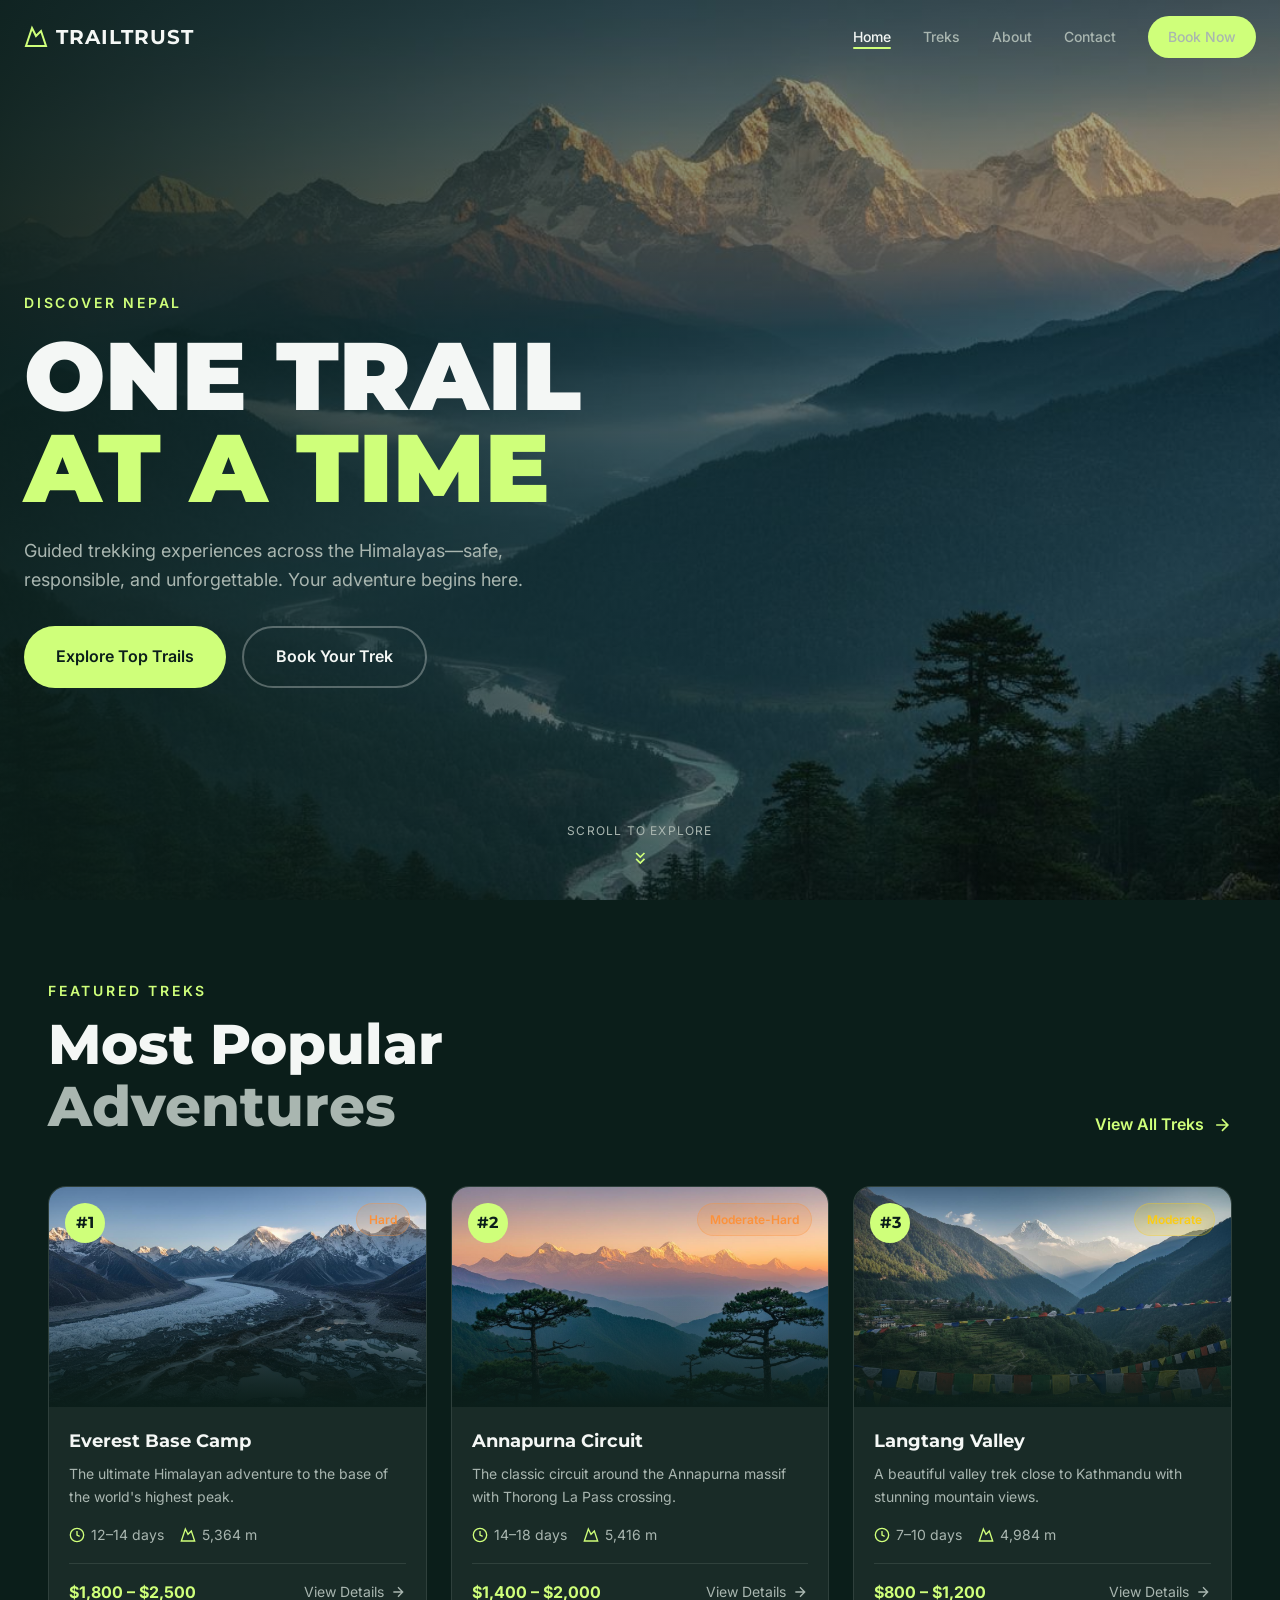
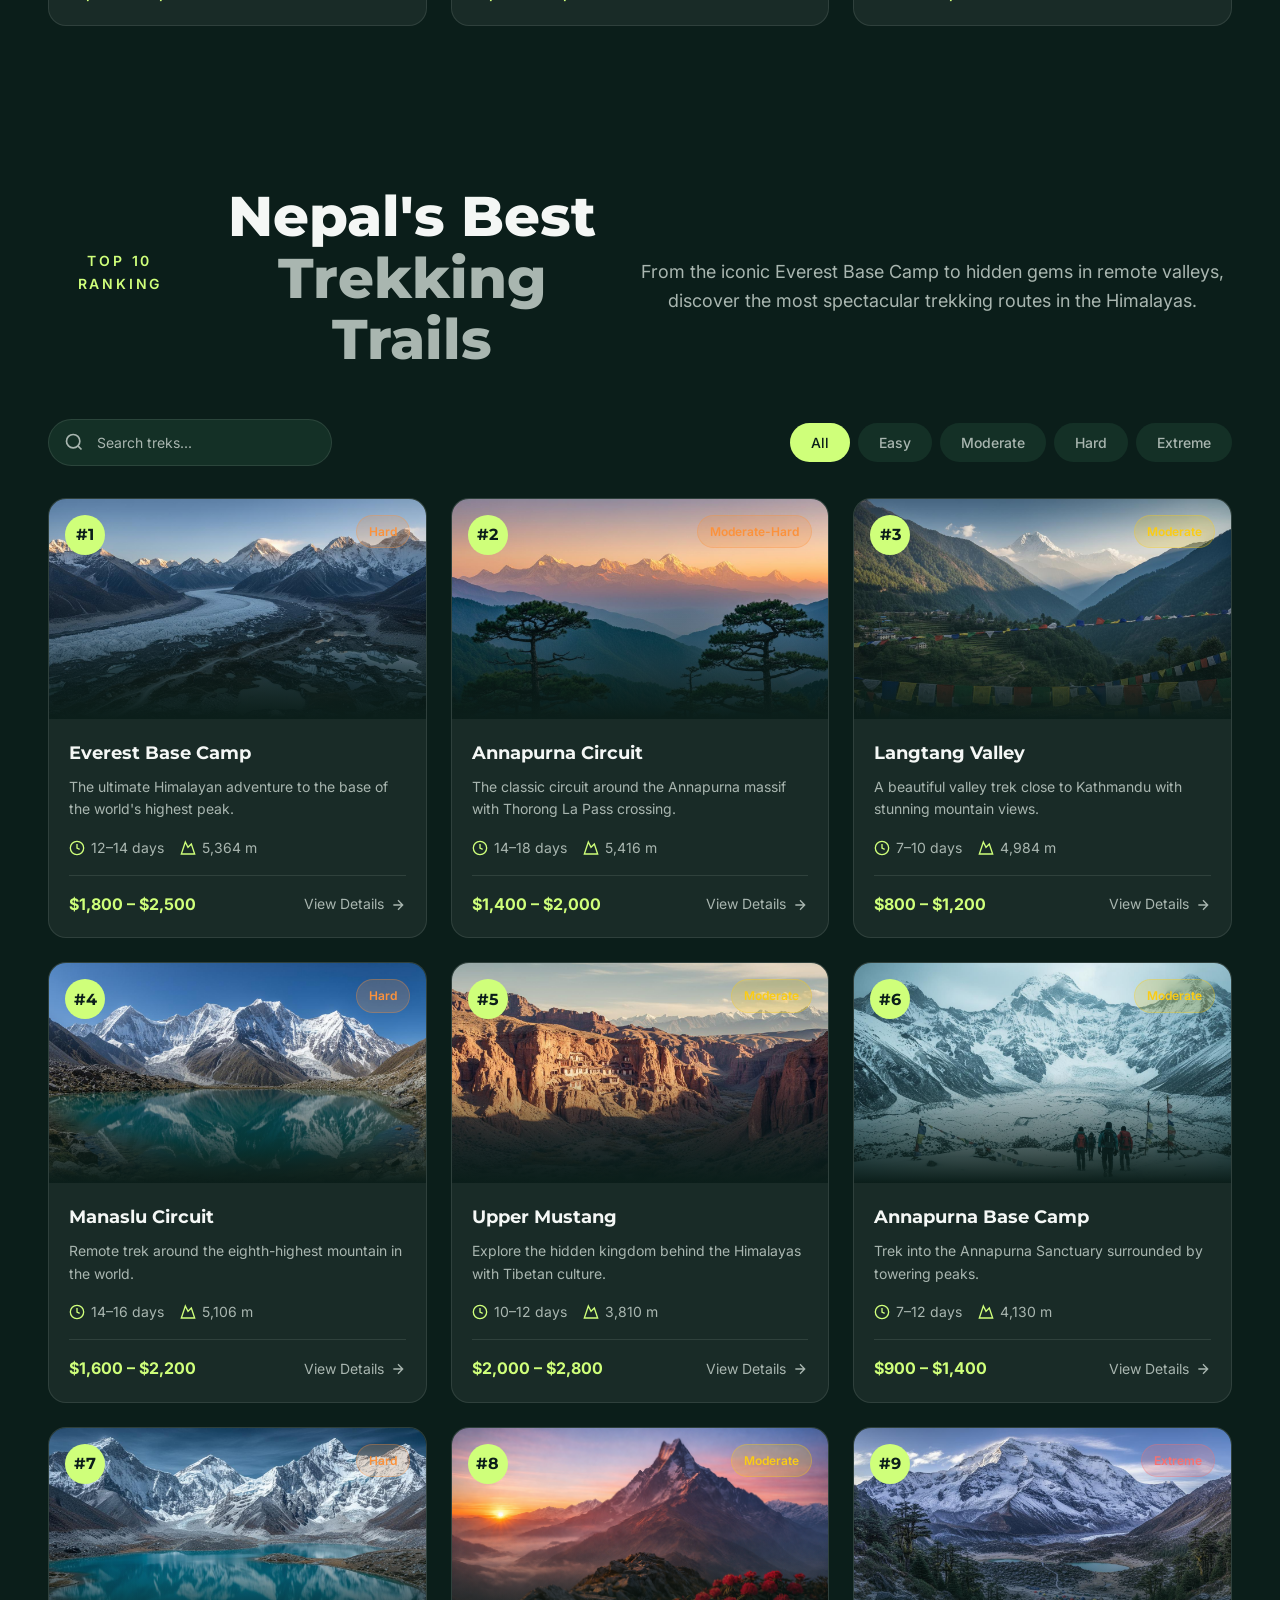
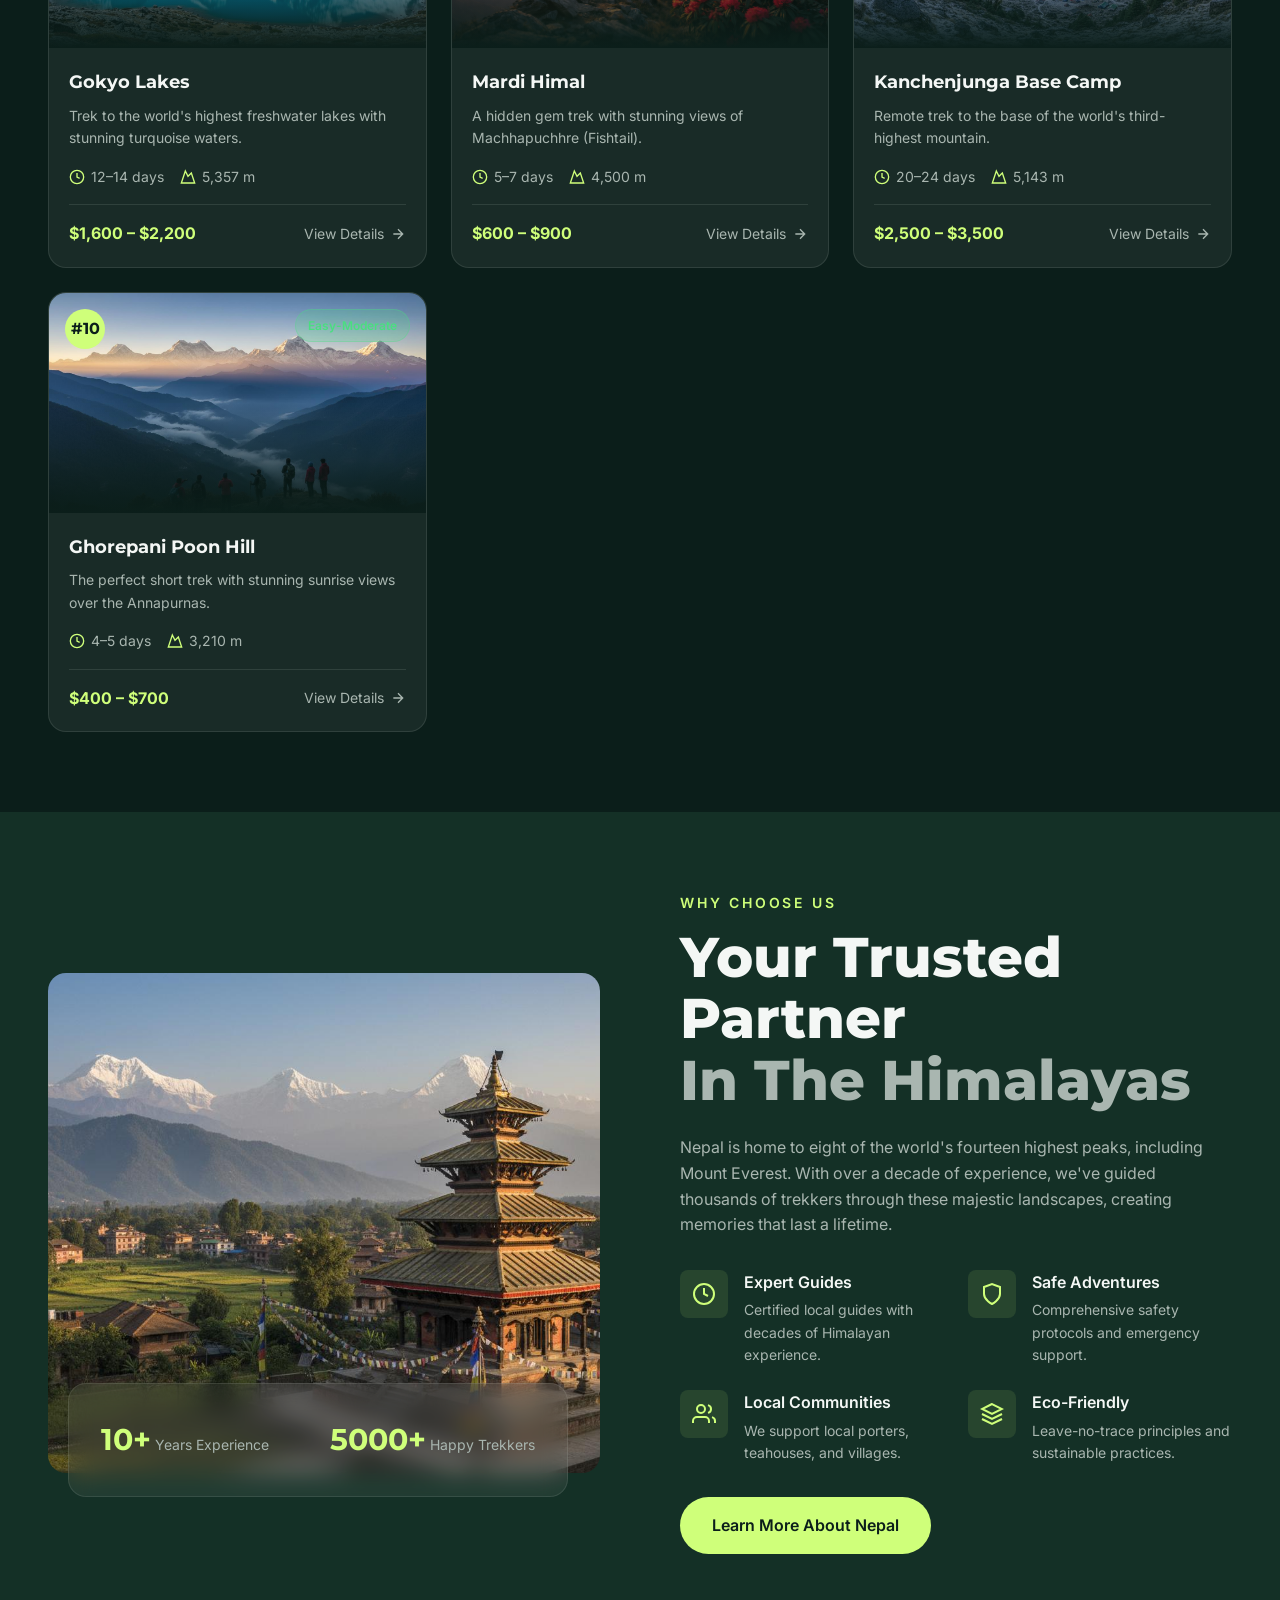
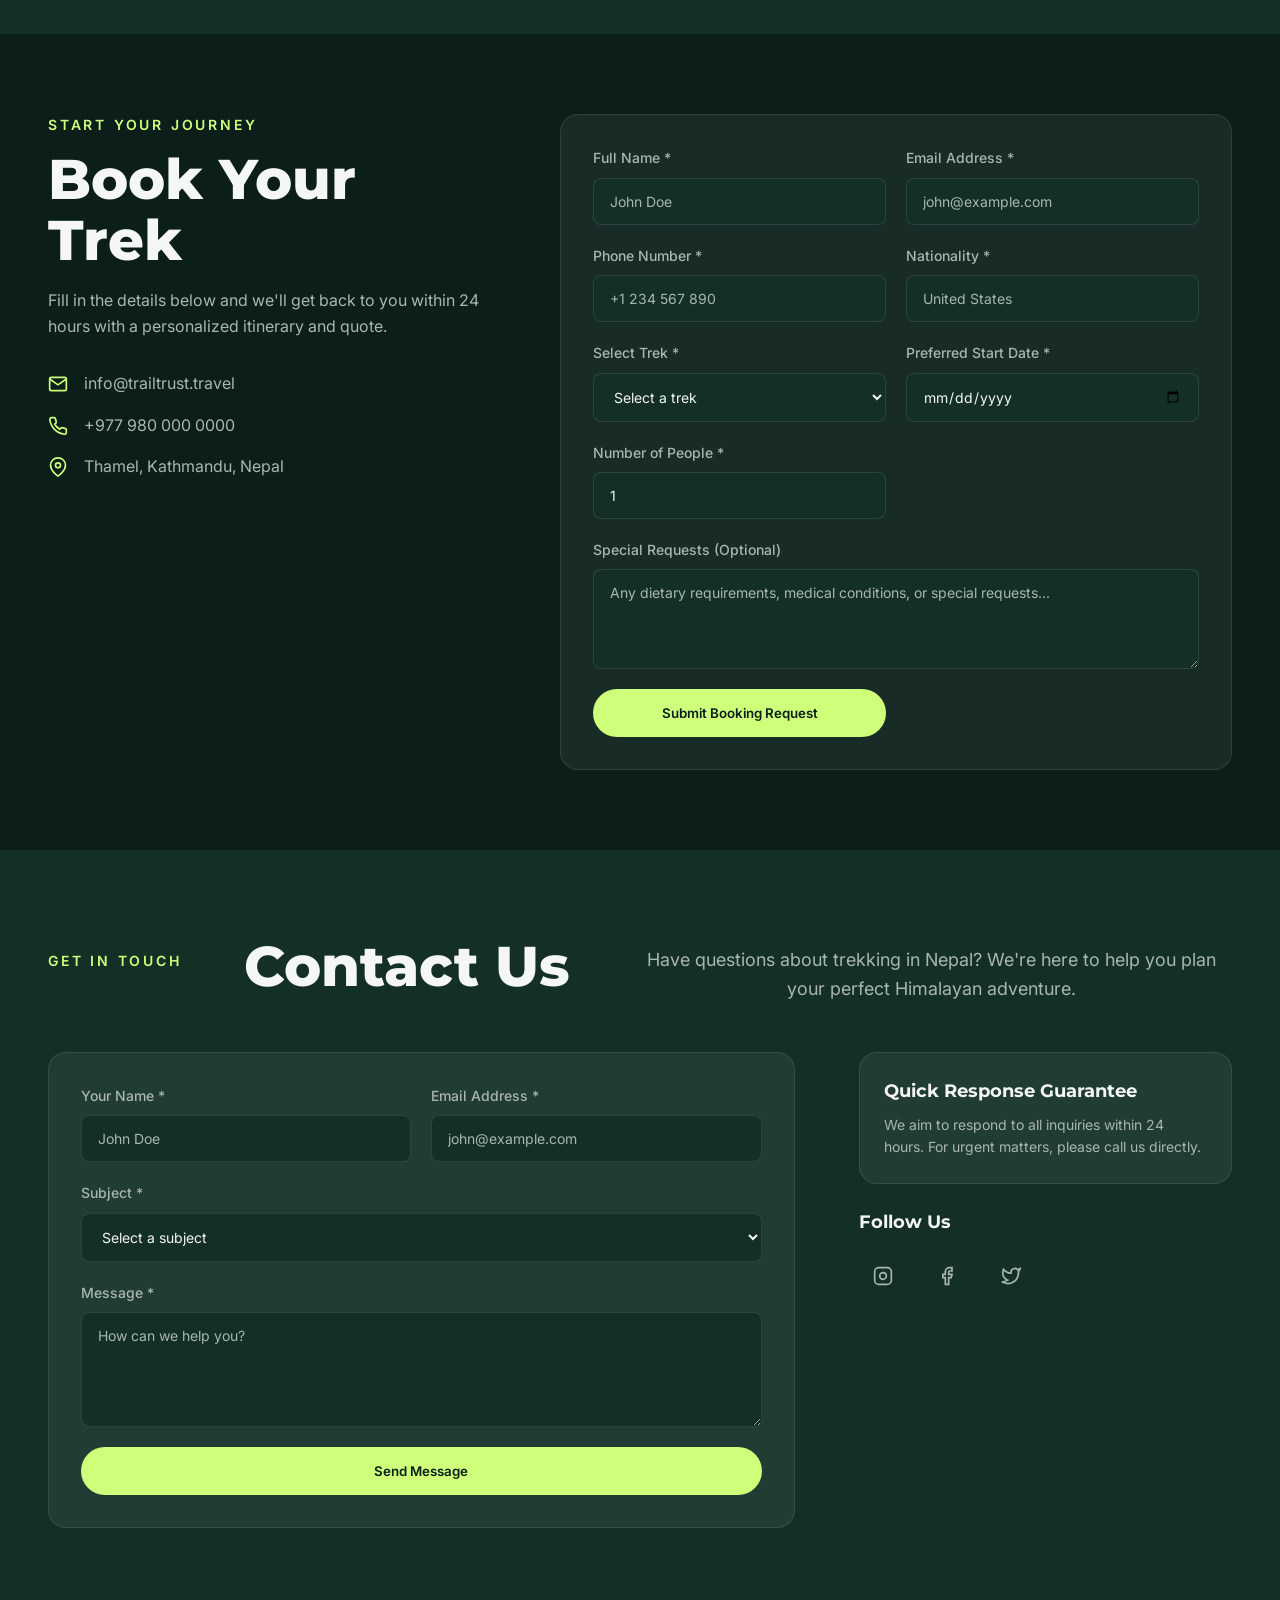
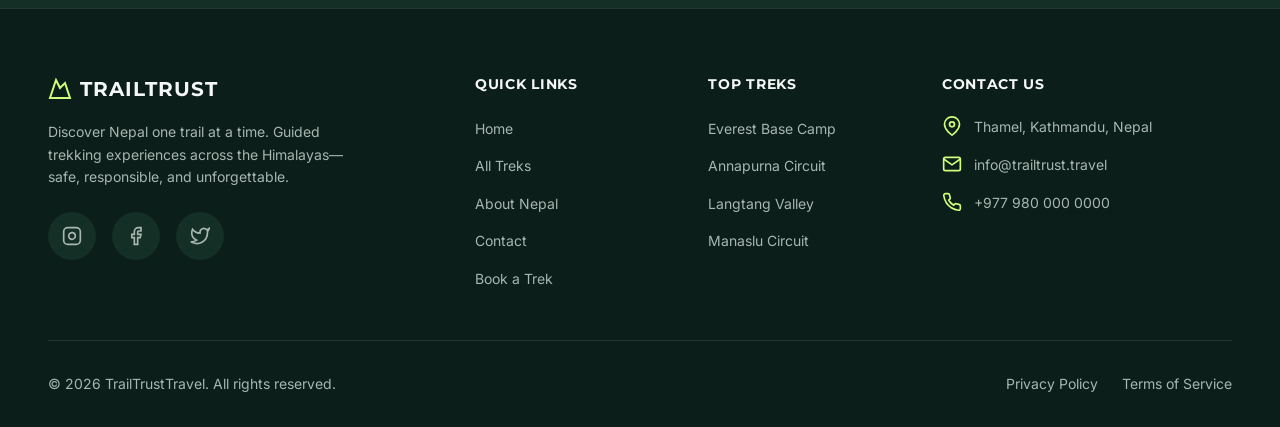
<file: website/index.html>
<!DOCTYPE html>
<html lang="en">
<head>
  <meta charset="UTF-8">
  <meta name="viewport" content="width=device-width, initial-scale=1.0">
  <title>TrailTrustTravel - Discover Nepal One Trail at a Time</title>
  <meta name="description" content="Guided trekking experiences across the Himalayas—safe, responsible, and unforgettable. Book your Nepal trek today.">
  <link rel="preconnect" href="https://fonts.googleapis.com">
  <link rel="preconnect" href="https://fonts.gstatic.com" crossorigin>
  <link href="https://fonts.googleapis.com/css2?family=Inter:wght@300;400;500;600;700&family=Montserrat:wght@700;800;900&display=swap" rel="stylesheet">
  <link rel="stylesheet" href="styles.css">
</head>
<body>
  <!-- Navigation -->
  <nav class="navbar" id="navbar">
    <div class="nav-container">
      <a href="#" class="logo">
        <svg class="logo-icon" viewBox="0 0 24 24" fill="none" stroke="currentColor" stroke-width="2">
          <path d="M8 3l4 8 5-5 5 15H2L8 3z"/>
        </svg>
        <span>TRAILTRUST</span>
      </a>
      <ul class="nav-links" id="navLinks">
        <li><a href="#home" class="active">Home</a></li>
        <li><a href="#treks">Treks</a></li>
        <li><a href="#about">About</a></li>
        <li><a href="#contact">Contact</a></li>
        <li><a href="#booking" class="btn-primary">Book Now</a></li>
      </ul>
      <button class="mobile-menu-btn" id="mobileMenuBtn" aria-label="Toggle menu">
        <span></span>
        <span></span>
        <span></span>
      </button>
    </div>
  </nav>

  <!-- Mobile Menu -->
  <div class="mobile-menu" id="mobileMenu">
    <ul>
      <li><a href="#home">Home</a></li>
      <li><a href="#treks">Treks</a></li>
      <li><a href="#about">About</a></li>
      <li><a href="#contact">Contact</a></li>
      <li><a href="#booking" class="btn-primary">Book Now</a></li>
    </ul>
  </div>

  <!-- Hero Section -->
  <section id="home" class="hero">
    <div class="hero-bg">
      <img src="images/hero-mountain.jpg" alt="Himalayan mountains at sunrise">
      <div class="hero-overlay"></div>
    </div>
    <div class="hero-content">
      <p class="hero-tagline">Discover Nepal</p>
      <h1 class="hero-title">One Trail<br><span class="accent">At A Time</span></h1>
      <p class="hero-description">
        Guided trekking experiences across the Himalayas—safe, responsible, and unforgettable. 
        Your adventure begins here.
      </p>
      <div class="hero-buttons">
        <a href="#treks" class="btn-primary">Explore Top Trails</a>
        <a href="#booking" class="btn-secondary">Book Your Trek</a>
      </div>
    </div>
    <div class="scroll-indicator">
      <span>Scroll to Explore</span>
      <svg viewBox="0 0 24 24" fill="none" stroke="currentColor" stroke-width="2">
        <path d="M7 13l5 5 5-5M7 6l5 5 5-5"/>
      </svg>
    </div>
  </section>

  <!-- Featured Treks Section -->
  <section id="treks" class="featured-treks">
    <div class="container">
      <div class="section-header">
        <div>
          <p class="section-tagline">Featured Treks</p>
          <h2 class="section-title">Most Popular<br><span class="muted">Adventures</span></h2>
        </div>
        <a href="#all-treks" class="link-arrow">View All Treks 
          <svg viewBox="0 0 24 24" fill="none" stroke="currentColor" stroke-width="2">
            <path d="M5 12h14M12 5l7 7-7 7"/>
          </svg>
        </a>
      </div>

      <div class="trek-cards" id="featuredTreks">
        <!-- Cards will be populated by JavaScript -->
      </div>
    </div>
  </section>

  <!-- All Treks Section -->
  <section id="all-treks" class="all-treks">
    <div class="container">
      <div class="section-header center">
        <p class="section-tagline">Top 10 Ranking</p>
        <h2 class="section-title">Nepal's Best<br><span class="muted">Trekking Trails</span></h2>
        <p class="section-description">
          From the iconic Everest Base Camp to hidden gems in remote valleys, 
          discover the most spectacular trekking routes in the Himalayas.
        </p>
      </div>

      <div class="filters">
        <div class="search-box">
          <svg viewBox="0 0 24 24" fill="none" stroke="currentColor" stroke-width="2">
            <circle cx="11" cy="11" r="8"/><path d="M21 21l-4.35-4.35"/>
          </svg>
          <input type="text" id="searchInput" placeholder="Search treks...">
        </div>
        <div class="filter-buttons">
          <button class="filter-btn active" data-filter="all">All</button>
          <button class="filter-btn" data-filter="Easy">Easy</button>
          <button class="filter-btn" data-filter="Moderate">Moderate</button>
          <button class="filter-btn" data-filter="Hard">Hard</button>
          <button class="filter-btn" data-filter="Extreme">Extreme</button>
        </div>
      </div>

      <div class="trek-grid" id="allTreks">
        <!-- Cards will be populated by JavaScript -->
      </div>
    </div>
  </section>

  <!-- About Section -->
  <section id="about" class="about">
    <div class="container">
      <div class="about-grid">
        <div class="about-image">
          <img src="images/about-nepal.jpg" alt="Nepal landscape with temple and mountains">
          <div class="stats-card">
            <div class="stat">
              <span class="stat-value">10+</span>
              <span class="stat-label">Years Experience</span>
            </div>
            <div class="stat">
              <span class="stat-value">5000+</span>
              <span class="stat-label">Happy Trekkers</span>
            </div>
          </div>
        </div>
        <div class="about-content">
          <p class="section-tagline">Why Choose Us</p>
          <h2 class="section-title">Your Trusted Partner<br><span class="muted">In The Himalayas</span></h2>
          <p class="about-text">
            Nepal is home to eight of the world's fourteen highest peaks, including Mount Everest. 
            With over a decade of experience, we've guided thousands of trekkers through these 
            majestic landscapes, creating memories that last a lifetime.
          </p>
          <div class="features">
            <div class="feature">
              <div class="feature-icon">
                <svg viewBox="0 0 24 24" fill="none" stroke="currentColor" stroke-width="2">
                  <circle cx="12" cy="12" r="10"/><path d="M12 6v6l4 2"/>
                </svg>
              </div>
              <div>
                <h4>Expert Guides</h4>
                <p>Certified local guides with decades of Himalayan experience.</p>
              </div>
            </div>
            <div class="feature">
              <div class="feature-icon">
                <svg viewBox="0 0 24 24" fill="none" stroke="currentColor" stroke-width="2">
                  <path d="M12 22s8-4 8-10V5l-8-3-8 3v7c0 6 8 10 8 10z"/>
                </svg>
              </div>
              <div>
                <h4>Safe Adventures</h4>
                <p>Comprehensive safety protocols and emergency support.</p>
              </div>
            </div>
            <div class="feature">
              <div class="feature-icon">
                <svg viewBox="0 0 24 24" fill="none" stroke="currentColor" stroke-width="2">
                  <path d="M17 21v-2a4 4 0 0 0-4-4H5a4 4 0 0 0-4 4v2"/><circle cx="9" cy="7" r="4"/>
                  <path d="M23 21v-2a4 4 0 0 0-3-3.87M16 3.13a4 4 0 0 1 0 7.75"/>
                </svg>
              </div>
              <div>
                <h4>Local Communities</h4>
                <p>We support local porters, teahouses, and villages.</p>
              </div>
            </div>
            <div class="feature">
              <div class="feature-icon">
                <svg viewBox="0 0 24 24" fill="none" stroke="currentColor" stroke-width="2">
                  <path d="M12 2L2 7l10 5 10-5-10-5zM2 17l10 5 10-5M2 12l10 5 10-5"/>
                </svg>
              </div>
              <div>
                <h4>Eco-Friendly</h4>
                <p>Leave-no-trace principles and sustainable practices.</p>
              </div>
            </div>
          </div>
          <a href="#about-more" class="btn-primary">Learn More About Nepal</a>
        </div>
      </div>
    </div>
  </section>

  <!-- Trek Detail Modal -->
  <div class="modal" id="trekModal">
    <div class="modal-content">
      <button class="modal-close" id="modalClose" aria-label="Close modal">
        <svg viewBox="0 0 24 24" fill="none" stroke="currentColor" stroke-width="2">
          <path d="M18 6L6 18M6 6l12 12"/>
        </svg>
      </button>
      <div class="modal-body" id="modalBody">
        <!-- Content populated by JavaScript -->
      </div>
    </div>
  </div>

  <!-- Booking Section -->
  <section id="booking" class="booking">
    <div class="container">
      <div class="booking-grid">
        <div class="booking-info">
          <p class="section-tagline">Start Your Journey</p>
          <h2 class="section-title">Book Your Trek</h2>
          <p class="booking-description">
            Fill in the details below and we'll get back to you within 24 hours with 
            a personalized itinerary and quote.
          </p>
          <div class="contact-info">
            <div class="contact-item">
              <svg viewBox="0 0 24 24" fill="none" stroke="currentColor" stroke-width="2">
                <path d="M4 4h16c1.1 0 2 .9 2 2v12c0 1.1-.9 2-2 2H4c-1.1 0-2-.9-2-2V6c0-1.1.9-2 2-2z"/>
                <path d="M22 6l-10 7L2 6"/>
              </svg>
              <span>info@trailtrust.travel</span>
            </div>
            <div class="contact-item">
              <svg viewBox="0 0 24 24" fill="none" stroke="currentColor" stroke-width="2">
                <path d="M22 16.92v3a2 2 0 0 1-2.18 2 19.79 19.79 0 0 1-8.63-3.07 19.5 19.5 0 0 1-6-6 19.79 19.79 0 0 1-3.07-8.67A2 2 0 0 1 4.11 2h3a2 2 0 0 1 2 1.72 12.84 12.84 0 0 0 .7 2.81 2 2 0 0 1-.45 2.11L8.09 9.91a16 16 0 0 0 6 6l1.27-1.27a2 2 0 0 1 2.11-.45 12.84 12.84 0 0 0 2.81.7A2 2 0 0 1 22 16.92z"/>
              </svg>
              <span>+977 980 000 0000</span>
            </div>
            <div class="contact-item">
              <svg viewBox="0 0 24 24" fill="none" stroke="currentColor" stroke-width="2">
                <path d="M21 10c0 7-9 13-9 13s-9-6-9-13a9 9 0 0 1 18 0z"/><circle cx="12" cy="10" r="3"/>
              </svg>
              <span>Thamel, Kathmandu, Nepal</span>
            </div>
          </div>
        </div>

        <form class="booking-form" id="bookingForm">
          <div class="form-group">
            <label for="fullName">Full Name *</label>
            <input type="text" id="fullName" name="fullName" required placeholder="John Doe">
          </div>
          <div class="form-group">
            <label for="email">Email Address *</label>
            <input type="email" id="email" name="email" required placeholder="john@example.com">
          </div>
          <div class="form-group">
            <label for="phone">Phone Number *</label>
            <input type="tel" id="phone" name="phone" required placeholder="+1 234 567 890">
          </div>
          <div class="form-group">
            <label for="nationality">Nationality *</label>
            <input type="text" id="nationality" name="nationality" required placeholder="United States">
          </div>
          <div class="form-group">
            <label for="trek">Select Trek *</label>
            <select id="trek" name="trek" required>
              <option value="">Select a trek</option>
            </select>
          </div>
          <div class="form-group">
            <label for="startDate">Preferred Start Date *</label>
            <input type="date" id="startDate" name="startDate" required>
          </div>
          <div class="form-group">
            <label for="people">Number of People *</label>
            <input type="number" id="people" name="people" min="1" max="20" value="1" required>
          </div>
          <div class="form-group full-width">
            <label for="requests">Special Requests (Optional)</label>
            <textarea id="requests" name="requests" rows="4" placeholder="Any dietary requirements, medical conditions, or special requests..."></textarea>
          </div>
          <button type="submit" class="btn-primary full-width" id="submitBtn">
            Submit Booking Request
          </button>
        </form>
      </div>
    </div>
  </section>

  <!-- Booking Success Modal -->
  <div class="modal success-modal" id="successModal">
    <div class="modal-content success-content">
      <div class="success-icon">
        <svg viewBox="0 0 24 24" fill="none" stroke="currentColor" stroke-width="3">
          <path d="M20 6L9 17l-5-5"/>
        </svg>
      </div>
      <h2>Booking Request Received!</h2>
      <p>Thank you for booking with TrailTrustTravel. We've sent a confirmation email with your booking details. Our team will contact you within 24 hours.</p>
      <button class="btn-primary" id="successClose">Continue Exploring</button>
    </div>
  </div>

  <!-- Contact Section -->
  <section id="contact" class="contact">
    <div class="container">
      <div class="section-header center">
        <p class="section-tagline">Get In Touch</p>
        <h2 class="section-title">Contact Us</h2>
        <p class="section-description">
          Have questions about trekking in Nepal? We're here to help you plan your perfect Himalayan adventure.
        </p>
      </div>

      <div class="contact-grid">
        <div class="contact-form-wrapper">
          <form class="contact-form" id="contactForm">
            <div class="form-row">
              <div class="form-group">
                <label for="contactName">Your Name *</label>
                <input type="text" id="contactName" name="name" required placeholder="John Doe">
              </div>
              <div class="form-group">
                <label for="contactEmail">Email Address *</label>
                <input type="email" id="contactEmail" name="email" required placeholder="john@example.com">
              </div>
            </div>
            <div class="form-group">
              <label for="contactSubject">Subject *</label>
              <select id="contactSubject" name="subject" required>
                <option value="">Select a subject</option>
                <option value="general">General Inquiry</option>
                <option value="booking">Booking Question</option>
                <option value="trek">Trek Information</option>
                <option value="custom">Custom Itinerary</option>
                <option value="other">Other</option>
              </select>
            </div>
            <div class="form-group">
              <label for="contactMessage">Message *</label>
              <textarea id="contactMessage" name="message" rows="5" required placeholder="How can we help you?"></textarea>
            </div>
            <button type="submit" class="btn-primary">Send Message</button>
          </form>
        </div>

        <div class="contact-info-panel">
          <div class="info-card">
            <h3>Quick Response Guarantee</h3>
            <p>We aim to respond to all inquiries within 24 hours. For urgent matters, please call us directly.</p>
          </div>
          <div class="social-links">
            <h3>Follow Us</h3>
            <div class="social-icons">
              <a href="#" aria-label="Instagram">
                <svg viewBox="0 0 24 24" fill="none" stroke="currentColor" stroke-width="2">
                  <rect x="2" y="2" width="20" height="20" rx="5" ry="5"/>
                  <path d="M16 11.37A4 4 0 1 1 12.63 8 4 4 0 0 1 16 11.37z"/><line x1="17.5" y1="6.5" x2="17.51" y2="6.5"/>
                </svg>
              </a>
              <a href="#" aria-label="Facebook">
                <svg viewBox="0 0 24 24" fill="none" stroke="currentColor" stroke-width="2">
                  <path d="M18 2h-3a5 5 0 0 0-5 5v3H7v4h3v8h4v-8h3l1-4h-4V7a1 1 0 0 1 1-1h3z"/>
                </svg>
              </a>
              <a href="#" aria-label="Twitter">
                <svg viewBox="0 0 24 24" fill="none" stroke="currentColor" stroke-width="2">
                  <path d="M23 3a10.9 10.9 0 0 1-3.14 1.53 4.48 4.48 0 0 0-7.86 3v1A10.66 10.66 0 0 1 3 4s-4 9 5 13a11.64 11.64 0 0 1-7 2c9 5 20 0 20-11.5a4.5 4.5 0 0 0-.08-.83A7.72 7.72 0 0 0 23 3z"/>
                </svg>
              </a>
            </div>
          </div>
        </div>
      </div>
    </div>
  </section>

  <!-- Footer -->
  <footer class="footer">
    <div class="container">
      <div class="footer-grid">
        <div class="footer-brand">
          <a href="#" class="logo">
            <svg class="logo-icon" viewBox="0 0 24 24" fill="none" stroke="currentColor" stroke-width="2">
              <path d="M8 3l4 8 5-5 5 15H2L8 3z"/>
            </svg>
            <span>TRAILTRUST</span>
          </a>
          <p>Discover Nepal one trail at a time. Guided trekking experiences across the Himalayas—safe, responsible, and unforgettable.</p>
          <div class="social-icons">
            <a href="#" aria-label="Instagram">
              <svg viewBox="0 0 24 24" fill="none" stroke="currentColor" stroke-width="2">
                <rect x="2" y="2" width="20" height="20" rx="5" ry="5"/>
                <path d="M16 11.37A4 4 0 1 1 12.63 8 4 4 0 0 1 16 11.37z"/><line x1="17.5" y1="6.5" x2="17.51" y2="6.5"/>
              </svg>
            </a>
            <a href="#" aria-label="Facebook">
              <svg viewBox="0 0 24 24" fill="none" stroke="currentColor" stroke-width="2">
                <path d="M18 2h-3a5 5 0 0 0-5 5v3H7v4h3v8h4v-8h3l1-4h-4V7a1 1 0 0 1 1-1h3z"/>
              </svg>
            </a>
            <a href="#" aria-label="Twitter">
              <svg viewBox="0 0 24 24" fill="none" stroke="currentColor" stroke-width="2">
                <path d="M23 3a10.9 10.9 0 0 1-3.14 1.53 4.48 4.48 0 0 0-7.86 3v1A10.66 10.66 0 0 1 3 4s-4 9 5 13a11.64 11.64 0 0 1-7 2c9 5 20 0 20-11.5a4.5 4.5 0 0 0-.08-.83A7.72 7.72 0 0 0 23 3z"/>
              </svg>
            </a>
          </div>
        </div>
        <div class="footer-links">
          <h4>Quick Links</h4>
          <ul>
            <li><a href="#home">Home</a></li>
            <li><a href="#treks">All Treks</a></li>
            <li><a href="#about">About Nepal</a></li>
            <li><a href="#contact">Contact</a></li>
            <li><a href="#booking">Book a Trek</a></li>
          </ul>
        </div>
        <div class="footer-links">
          <h4>Top Treks</h4>
          <ul>
            <li><a href="#" data-trek="everest-base-camp">Everest Base Camp</a></li>
            <li><a href="#" data-trek="annapurna-circuit">Annapurna Circuit</a></li>
            <li><a href="#" data-trek="langtang-valley">Langtang Valley</a></li>
            <li><a href="#" data-trek="manaslu-circuit">Manaslu Circuit</a></li>
          </ul>
        </div>
        <div class="footer-contact">
          <h4>Contact Us</h4>
          <ul>
            <li>
              <svg viewBox="0 0 24 24" fill="none" stroke="currentColor" stroke-width="2">
                <path d="M21 10c0 7-9 13-9 13s-9-6-9-13a9 9 0 0 1 18 0z"/><circle cx="12" cy="10" r="3"/>
              </svg>
              Thamel, Kathmandu, Nepal
            </li>
            <li>
              <svg viewBox="0 0 24 24" fill="none" stroke="currentColor" stroke-width="2">
                <path d="M4 4h16c1.1 0 2 .9 2 2v12c0 1.1-.9 2-2 2H4c-1.1 0-2-.9-2-2V6c0-1.1.9-2 2-2z"/>
                <path d="M22 6l-10 7L2 6"/>
              </svg>
              info@trailtrust.travel
            </li>
            <li>
              <svg viewBox="0 0 24 24" fill="none" stroke="currentColor" stroke-width="2">
                <path d="M22 16.92v3a2 2 0 0 1-2.18 2 19.79 19.79 0 0 1-8.63-3.07 19.5 19.5 0 0 1-6-6 19.79 19.79 0 0 1-3.07-8.67A2 2 0 0 1 4.11 2h3a2 2 0 0 1 2 1.72 12.84 12.84 0 0 0 .7 2.81 2 2 0 0 1-.45 2.11L8.09 9.91a16 16 0 0 0 6 6l1.27-1.27a2 2 0 0 1 2.11-.45 12.84 12.84 0 0 0 2.81.7A2 2 0 0 1 22 16.92z"/>
              </svg>
              +977 980 000 0000
            </li>
          </ul>
        </div>
      </div>
      <div class="footer-bottom">
        <p>&copy; 2026 TrailTrustTravel. All rights reserved.</p>
        <div class="footer-legal">
          <a href="#">Privacy Policy</a>
          <a href="#">Terms of Service</a>
        </div>
      </div>
    </div>
  </footer>
<script async src="https://pagead2.googlesyndication.com/pagead/js/adsbygoogle.js?client=ca-pub-7213346728025802"
     crossorigin="anonymous"></script>
  
  <script src="app.js"></script>
</body>
</html>
</file>
<file: website/styles.css>
/* TrailTrustTravel - Main Stylesheet */

/* CSS Variables */
:root {
  --bg-primary: #0B1E1A;
  --bg-secondary: #143026;
  --accent: #CFFF7A;
  --text-primary: #F4F7F5;
  --text-secondary: #A9B6B0;
  --border: rgba(244, 247, 245, 0.1);
  --glass: rgba(244, 247, 245, 0.06);
  
  --font-display: 'Montserrat', sans-serif;
  --font-body: 'Inter', sans-serif;
  
  --radius: 18px;
  --radius-sm: 8px;
  --radius-lg: 24px;
  --radius-full: 9999px;
  
  --shadow: 0 18px 50px rgba(0, 0, 0, 0.35);
  --shadow-sm: 0 4px 12px rgba(0, 0, 0, 0.2);
  
  --transition: all 0.3s ease;
  --transition-slow: all 0.5s ease;
}

/* Reset & Base */
*, *::before, *::after {
  box-sizing: border-box;
  margin: 0;
  padding: 0;
}

html {
  scroll-behavior: smooth;
}

body {
  font-family: var(--font-body);
  background-color: var(--bg-primary);
  color: var(--text-primary);
  line-height: 1.6;
  overflow-x: hidden;
}

a {
  color: inherit;
  text-decoration: none;
}

ul {
  list-style: none;
}

img {
  max-width: 100%;
  height: auto;
  display: block;
}

button {
  font-family: inherit;
  cursor: pointer;
  border: none;
  background: none;
}

input, select, textarea {
  font-family: inherit;
  font-size: inherit;
}

/* Container */
.container {
  width: 100%;
  max-width: 1400px;
  margin: 0 auto;
  padding: 0 1.5rem;
}

@media (min-width: 768px) {
  .container {
    padding: 0 2rem;
  }
}

@media (min-width: 1024px) {
  .container {
    padding: 0 3rem;
  }
}

/* Typography */
.section-tagline {
  font-size: 0.875rem;
  font-weight: 600;
  color: var(--accent);
  text-transform: uppercase;
  letter-spacing: 0.2em;
  margin-bottom: 0.75rem;
}

.section-title {
  font-family: var(--font-display);
  font-size: clamp(2rem, 5vw, 3.5rem);
  font-weight: 800;
  line-height: 1.1;
  color: var(--text-primary);
}

.section-title .muted {
  color: var(--text-secondary);
}

.section-description {
  font-size: 1.125rem;
  color: var(--text-secondary);
  max-width: 600px;
  margin-top: 1rem;
}

.accent {
  color: var(--accent);
}

/* Buttons */
.btn-primary {
  display: inline-flex;
  align-items: center;
  justify-content: center;
  gap: 0.5rem;
  padding: 1rem 2rem;
  background-color: var(--accent);
  color: var(--bg-primary);
  font-weight: 600;
  border-radius: var(--radius-full);
  transition: var(--transition);
}

.btn-primary:hover {
  transform: translateY(-2px);
  box-shadow: 0 8px 24px rgba(207, 255, 122, 0.3);
}

.btn-secondary {
  display: inline-flex;
  align-items: center;
  justify-content: center;
  gap: 0.5rem;
  padding: 1rem 2rem;
  border: 2px solid rgba(244, 247, 245, 0.3);
  color: var(--text-primary);
  font-weight: 600;
  border-radius: var(--radius-full);
  transition: var(--transition);
}

.btn-secondary:hover {
  border-color: var(--accent);
  color: var(--accent);
}

/* Navigation */
.navbar {
  position: fixed;
  top: 0;
  left: 0;
  right: 0;
  z-index: 1000;
  padding: 1rem 0;
  transition: var(--transition);
}

.navbar.scrolled {
  background-color: rgba(11, 30, 26, 0.95);
  backdrop-filter: blur(12px);
  padding: 0.75rem 0;
}

.nav-container {
  display: flex;
  align-items: center;
  justify-content: space-between;
  max-width: 1400px;
  margin: 0 auto;
  padding: 0 1.5rem;
}

.logo {
  display: flex;
  align-items: center;
  gap: 0.5rem;
  font-family: var(--font-display);
  font-size: 1.25rem;
  font-weight: 700;
  letter-spacing: 0.05em;
  color: var(--text-primary);
}

.logo-icon {
  width: 1.5rem;
  height: 1.5rem;
  color: var(--accent);
}

.nav-links {
  display: none;
  align-items: center;
  gap: 2rem;
}

.nav-links a {
  font-size: 0.875rem;
  font-weight: 500;
  color: var(--text-secondary);
  transition: var(--transition);
  position: relative;
}

.nav-links a:hover,
.nav-links a.active {
  color: var(--text-primary);
}

.nav-links a.active::after {
  content: '';
  position: absolute;
  bottom: -4px;
  left: 0;
  right: 0;
  height: 2px;
  background-color: var(--accent);
  border-radius: 2px;
}

.nav-links .btn-primary {
  padding: 0.625rem 1.25rem;
  font-size: 0.875rem;
}

.mobile-menu-btn {
  display: flex;
  flex-direction: column;
  gap: 5px;
  padding: 5px;
  z-index: 1001;
}

.mobile-menu-btn span {
  display: block;
  width: 24px;
  height: 2px;
  background-color: var(--text-primary);
  transition: var(--transition);
}

.mobile-menu-btn.active span:nth-child(1) {
  transform: rotate(45deg) translate(5px, 5px);
}

.mobile-menu-btn.active span:nth-child(2) {
  opacity: 0;
}

.mobile-menu-btn.active span:nth-child(3) {
  transform: rotate(-45deg) translate(5px, -5px);
}

.mobile-menu {
  position: fixed;
  inset: 0;
  background-color: rgba(11, 30, 26, 0.98);
  backdrop-filter: blur(12px);
  display: flex;
  align-items: center;
  justify-content: center;
  z-index: 999;
  transform: translateX(100%);
  transition: transform 0.3s ease;
}

.mobile-menu.active {
  transform: translateX(0);
}

.mobile-menu ul {
  display: flex;
  flex-direction: column;
  align-items: center;
  gap: 2rem;
}

.mobile-menu a {
  font-family: var(--font-display);
  font-size: 1.5rem;
  font-weight: 700;
  color: var(--text-primary);
}

.mobile-menu .btn-primary {
  margin-top: 1rem;
}

@media (min-width: 768px) {
  .nav-links {
    display: flex;
  }
  
  .mobile-menu-btn {
    display: none;
  }
}

/* Hero Section */
.hero {
  position: relative;
  min-height: 100vh;
  display: flex;
  align-items: center;
  overflow: hidden;
}

.hero-bg {
  position: absolute;
  inset: 0;
  z-index: 0;
}

.hero-bg img {
  width: 100%;
  height: 100%;
  object-fit: cover;
}

.hero-overlay {
  position: absolute;
  inset: 0;
  background: linear-gradient(to right, rgba(11, 30, 26, 0.9) 0%, rgba(11, 30, 26, 0.5) 50%, rgba(11, 30, 26, 0.3) 100%);
}

.hero-content {
  position: relative;
  z-index: 1;
  max-width: 700px;
  padding: 0 1.5rem;
  padding-top: 80px;
}

.hero-tagline {
  font-size: 0.875rem;
  font-weight: 600;
  color: var(--accent);
  text-transform: uppercase;
  letter-spacing: 0.2em;
  margin-bottom: 1rem;
}

.hero-title {
  font-family: var(--font-display);
  font-size: clamp(3rem, 10vw, 6rem);
  font-weight: 900;
  line-height: 0.95;
  text-transform: uppercase;
  margin-bottom: 1.5rem;
}

.hero-description {
  font-size: 1.125rem;
  color: var(--text-secondary);
  max-width: 500px;
  margin-bottom: 2rem;
}

.hero-buttons {
  display: flex;
  flex-wrap: wrap;
  gap: 1rem;
}

.scroll-indicator {
  position: absolute;
  bottom: 2rem;
  left: 50%;
  transform: translateX(-50%);
  display: flex;
  flex-direction: column;
  align-items: center;
  gap: 0.5rem;
  color: var(--text-secondary);
  font-size: 0.75rem;
  text-transform: uppercase;
  letter-spacing: 0.1em;
  z-index: 1;
}

.scroll-indicator svg {
  width: 1.25rem;
  height: 1.25rem;
  color: var(--accent);
  animation: bounce 2s infinite;
}

@keyframes bounce {
  0%, 20%, 50%, 80%, 100% {
    transform: translateY(0);
  }
  40% {
    transform: translateY(-10px);
  }
  60% {
    transform: translateY(-5px);
  }
}

/* Featured Treks */
.featured-treks {
  padding: 5rem 0;
}

.section-header {
  display: flex;
  flex-direction: column;
  gap: 1rem;
  margin-bottom: 3rem;
}

.section-header.center {
  text-align: center;
  align-items: center;
}

.link-arrow {
  display: inline-flex;
  align-items: center;
  gap: 0.5rem;
  color: var(--accent);
  font-weight: 600;
  transition: var(--transition);
}

.link-arrow:hover {
  gap: 0.75rem;
}

.link-arrow svg {
  width: 1.25rem;
  height: 1.25rem;
}

@media (min-width: 768px) {
  .section-header {
    flex-direction: row;
    justify-content: space-between;
    align-items: flex-end;
  }
}

/* Trek Cards */
.trek-cards {
  display: grid;
  grid-template-columns: 1fr;
  gap: 1.5rem;
}

.trek-grid {
  display: grid;
  grid-template-columns: 1fr;
  gap: 1.5rem;
}

@media (min-width: 640px) {
  .trek-grid {
    grid-template-columns: repeat(2, 1fr);
  }
}

@media (min-width: 1024px) {
  .trek-cards {
    grid-template-columns: repeat(3, 1fr);
  }
  
  .trek-grid {
    grid-template-columns: repeat(3, 1fr);
  }
}

.trek-card {
  background: var(--glass);
  border: 1px solid var(--border);
  border-radius: var(--radius);
  overflow: hidden;
  transition: var(--transition);
}

.trek-card:hover {
  transform: translateY(-6px);
  border-color: rgba(207, 255, 122, 0.3);
}

.trek-image {
  position: relative;
  height: 220px;
  overflow: hidden;
}

.trek-image img {
  width: 100%;
  height: 100%;
  object-fit: cover;
  transition: transform 0.5s ease;
}

.trek-card:hover .trek-image img {
  transform: scale(1.05);
}

.trek-image::after {
  content: '';
  position: absolute;
  inset: 0;
  background: linear-gradient(to top, var(--bg-primary) 0%, transparent 50%);
}

.trek-rank {
  position: absolute;
  top: 1rem;
  left: 1rem;
  width: 2.5rem;
  height: 2.5rem;
  background-color: var(--accent);
  border-radius: 50%;
  display: flex;
  align-items: center;
  justify-content: center;
  font-family: var(--font-display);
  font-weight: 700;
  color: var(--bg-primary);
  z-index: 1;
}

.trek-difficulty {
  position: absolute;
  top: 1rem;
  right: 1rem;
  padding: 0.375rem 0.75rem;
  border-radius: var(--radius-full);
  font-size: 0.75rem;
  font-weight: 600;
  z-index: 1;
}

.difficulty-easy {
  background: rgba(74, 222, 128, 0.2);
  color: #4ade80;
  border: 1px solid rgba(74, 222, 128, 0.3);
}

.difficulty-moderate {
  background: rgba(250, 204, 21, 0.2);
  color: #facc15;
  border: 1px solid rgba(250, 204, 21, 0.3);
}

.difficulty-hard {
  background: rgba(251, 146, 60, 0.2);
  color: #fb923c;
  border: 1px solid rgba(251, 146, 60, 0.3);
}

.difficulty-extreme {
  background: rgba(248, 113, 113, 0.2);
  color: #f87171;
  border: 1px solid rgba(248, 113, 113, 0.3);
}

.trek-content {
  padding: 1.25rem;
}

.trek-content h3 {
  font-family: var(--font-display);
  font-size: 1.125rem;
  font-weight: 700;
  margin-bottom: 0.5rem;
  transition: var(--transition);
}

.trek-card:hover .trek-content h3 {
  color: var(--accent);
}

.trek-content p {
  font-size: 0.875rem;
  color: var(--text-secondary);
  margin-bottom: 1rem;
  display: -webkit-box;
  -webkit-line-clamp: 2;
  -webkit-box-orient: vertical;
  overflow: hidden;
}

.trek-meta {
  display: flex;
  gap: 1rem;
  font-size: 0.875rem;
  color: var(--text-secondary);
  margin-bottom: 1rem;
}

.trek-meta span {
  display: flex;
  align-items: center;
  gap: 0.375rem;
}

.trek-meta svg {
  width: 1rem;
  height: 1rem;
  color: var(--accent);
}

.trek-footer {
  display: flex;
  align-items: center;
  justify-content: space-between;
  padding-top: 1rem;
  border-top: 1px solid var(--border);
}

.trek-price {
  color: var(--accent);
  font-weight: 700;
}

.trek-cta {
  display: flex;
  align-items: center;
  gap: 0.375rem;
  font-size: 0.875rem;
  color: var(--text-secondary);
  transition: var(--transition);
}

.trek-card:hover .trek-cta {
  color: var(--accent);
}

.trek-cta svg {
  width: 1rem;
  height: 1rem;
  transition: transform 0.3s ease;
}

.trek-card:hover .trek-cta svg {
  transform: translateX(4px);
}

/* All Treks Section */
.all-treks {
  padding: 5rem 0;
  background-color: var(--bg-primary);
}

.filters {
  display: flex;
  flex-direction: column;
  gap: 1rem;
  margin-bottom: 2rem;
}

.search-box {
  position: relative;
  max-width: 400px;
}

.search-box svg {
  position: absolute;
  left: 1rem;
  top: 50%;
  transform: translateY(-50%);
  width: 1.25rem;
  height: 1.25rem;
  color: var(--text-secondary);
}

.search-box input {
  width: 100%;
  padding: 0.875rem 1rem 0.875rem 3rem;
  background-color: var(--bg-secondary);
  border: 1px solid var(--border);
  border-radius: var(--radius-full);
  color: var(--text-primary);
  font-size: 0.875rem;
  transition: var(--transition);
}

.search-box input:focus {
  outline: none;
  border-color: var(--accent);
}

.search-box input::placeholder {
  color: var(--text-secondary);
}

.filter-buttons {
  display: flex;
  flex-wrap: wrap;
  gap: 0.5rem;
}

.filter-btn {
  padding: 0.625rem 1.25rem;
  background-color: var(--bg-secondary);
  border: 1px solid transparent;
  border-radius: var(--radius-full);
  color: var(--text-secondary);
  font-size: 0.875rem;
  font-weight: 500;
  transition: var(--transition);
}

.filter-btn:hover {
  color: var(--text-primary);
}

.filter-btn.active {
  background-color: var(--accent);
  color: var(--bg-primary);
}

@media (min-width: 768px) {
  .filters {
    flex-direction: row;
    justify-content: space-between;
    align-items: center;
  }
}

/* About Section */
.about {
  padding: 5rem 0;
  background-color: var(--bg-secondary);
}

.about-grid {
  display: grid;
  grid-template-columns: 1fr;
  gap: 3rem;
  align-items: center;
}

.about-image {
  position: relative;
}

.about-image img {
  width: 100%;
  height: 400px;
  object-fit: cover;
  border-radius: var(--radius);
}

.stats-card {
  position: absolute;
  bottom: -1.5rem;
  right: -1rem;
  background: var(--glass);
  border: 1px solid var(--border);
  border-radius: var(--radius);
  padding: 1.5rem;
  display: grid;
  grid-template-columns: 1fr 1fr;
  gap: 1.5rem;
  backdrop-filter: blur(12px);
}

.stat-value {
  font-family: var(--font-display);
  font-size: 1.875rem;
  font-weight: 700;
  color: var(--accent);
}

.stat-label {
  font-size: 0.875rem;
  color: var(--text-secondary);
}

.about-content .section-title {
  margin-bottom: 1.5rem;
}

.about-text {
  color: var(--text-secondary);
  margin-bottom: 2rem;
}

.features {
  display: grid;
  grid-template-columns: 1fr;
  gap: 1.5rem;
  margin-bottom: 2rem;
}

.feature {
  display: flex;
  align-items: flex-start;
  gap: 1rem;
}

.feature-icon {
  width: 3rem;
  height: 3rem;
  background-color: rgba(207, 255, 122, 0.1);
  border-radius: var(--radius-sm);
  display: flex;
  align-items: center;
  justify-content: center;
  flex-shrink: 0;
}

.feature-icon svg {
  width: 1.5rem;
  height: 1.5rem;
  color: var(--accent);
}

.feature h4 {
  font-weight: 600;
  margin-bottom: 0.25rem;
}

.feature p {
  font-size: 0.875rem;
  color: var(--text-secondary);
}

@media (min-width: 640px) {
  .features {
    grid-template-columns: repeat(2, 1fr);
  }
}

@media (min-width: 1024px) {
  .about-grid {
    grid-template-columns: 1fr 1fr;
    gap: 5rem;
  }
  
  .about-image img {
    height: 500px;
  }
  
  .stats-card {
    right: 2rem;
    padding: 2rem;
  }
}

/* Modal */
.modal {
  position: fixed;
  inset: 0;
  background-color: rgba(0, 0, 0, 0.8);
  backdrop-filter: blur(8px);
  display: flex;
  align-items: center;
  justify-content: center;
  z-index: 2000;
  opacity: 0;
  visibility: hidden;
  transition: var(--transition);
  padding: 1rem;
}

.modal.active {
  opacity: 1;
  visibility: visible;
}

.modal-content {
  background-color: var(--bg-primary);
  border: 1px solid var(--border);
  border-radius: var(--radius);
  width: 100%;
  max-width: 900px;
  max-height: 90vh;
  overflow-y: auto;
  position: relative;
  transform: scale(0.95);
  transition: transform 0.3s ease;
}

.modal.active .modal-content {
  transform: scale(1);
}

.modal-close {
  position: absolute;
  top: 1rem;
  right: 1rem;
  width: 2.5rem;
  height: 2.5rem;
  background-color: var(--bg-secondary);
  border-radius: 50%;
  display: flex;
  align-items: center;
  justify-content: center;
  color: var(--text-secondary);
  transition: var(--transition);
  z-index: 10;
}

.modal-close:hover {
  background-color: var(--accent);
  color: var(--bg-primary);
}

.modal-close svg {
  width: 1.25rem;
  height: 1.25rem;
}

.modal-body {
  padding: 0;
}

.modal-hero {
  position: relative;
  height: 300px;
}

.modal-hero img {
  width: 100%;
  height: 100%;
  object-fit: cover;
}

.modal-hero::after {
  content: '';
  position: absolute;
  inset: 0;
  background: linear-gradient(to top, var(--bg-primary) 0%, transparent 60%);
}

.modal-header {
  position: relative;
  margin-top: -4rem;
  padding: 0 2rem;
  z-index: 1;
}

.modal-title {
  font-family: var(--font-display);
  font-size: 2rem;
  font-weight: 800;
  margin-bottom: 0.5rem;
}

.modal-meta {
  display: flex;
  flex-wrap: wrap;
  gap: 1rem;
  margin-bottom: 1.5rem;
}

.modal-content-body {
  padding: 2rem;
}

.modal-tabs {
  display: flex;
  gap: 1rem;
  border-bottom: 1px solid var(--border);
  margin-bottom: 1.5rem;
}

.modal-tab {
  padding: 0.75rem 1rem;
  font-weight: 500;
  color: var(--text-secondary);
  border-bottom: 2px solid transparent;
  transition: var(--transition);
}

.modal-tab.active {
  color: var(--accent);
  border-bottom-color: var(--accent);
}

.tab-content {
  display: none;
}

.tab-content.active {
  display: block;
}

.itinerary-list {
  display: flex;
  flex-direction: column;
  gap: 1rem;
}

.itinerary-item {
  background: var(--glass);
  border: 1px solid var(--border);
  border-radius: var(--radius-sm);
  overflow: hidden;
}

.itinerary-header {
  display: flex;
  align-items: center;
  gap: 1rem;
  padding: 1rem;
  cursor: pointer;
  transition: var(--transition);
}

.itinerary-header:hover {
  background-color: rgba(207, 255, 122, 0.05);
}

.itinerary-day {
  width: 2.5rem;
  height: 2.5rem;
  background-color: var(--accent);
  border-radius: 50%;
  display: flex;
  align-items: center;
  justify-content: center;
  font-family: var(--font-display);
  font-weight: 700;
  color: var(--bg-primary);
  font-size: 0.875rem;
  flex-shrink: 0;
}

.itinerary-info h4 {
  font-weight: 600;
  margin-bottom: 0.25rem;
}

.itinerary-info .meta {
  display: flex;
  gap: 1rem;
  font-size: 0.875rem;
  color: var(--text-secondary);
}

.itinerary-content {
  padding: 0 1rem 1rem 4.5rem;
  color: var(--text-secondary);
}

.lists-grid {
  display: grid;
  grid-template-columns: 1fr;
  gap: 2rem;
}

.list-section h4 {
  font-weight: 600;
  margin-bottom: 1rem;
}

.list-section ul {
  display: flex;
  flex-direction: column;
  gap: 0.75rem;
}

.list-section li {
  display: flex;
  align-items: flex-start;
  gap: 0.75rem;
  font-size: 0.875rem;
  color: var(--text-secondary);
}

.list-section li svg {
  width: 1.25rem;
  height: 1.25rem;
  flex-shrink: 0;
}

.list-section.included li svg {
  color: #4ade80;
}

.list-section.excluded li svg {
  color: #f87171;
}

.modal-sidebar {
  background: var(--glass);
  border: 1px solid var(--border);
  border-radius: var(--radius);
  padding: 1.5rem;
  margin-top: 2rem;
}

.info-row {
  display: flex;
  justify-content: space-between;
  padding: 0.75rem 0;
  border-bottom: 1px solid var(--border);
}

.info-row:last-child {
  border-bottom: none;
}

.info-row .label {
  color: var(--text-secondary);
}

.info-row .value {
  font-weight: 500;
}

.info-row .price {
  color: var(--accent);
  font-weight: 700;
}

.best-time {
  margin: 1rem 0;
}

.best-time h4 {
  font-size: 0.875rem;
  color: var(--text-secondary);
  margin-bottom: 0.5rem;
}

.time-tags {
  display: flex;
  flex-wrap: wrap;
  gap: 0.5rem;
}

.time-tag {
  padding: 0.375rem 0.875rem;
  background-color: var(--bg-secondary);
  border-radius: var(--radius-full);
  font-size: 0.875rem;
}

@media (min-width: 768px) {
  .modal-content-body {
    display: grid;
    grid-template-columns: 2fr 1fr;
    gap: 2rem;
  }
  
  .modal-sidebar {
    margin-top: 0;
    position: sticky;
    top: 1rem;
    height: fit-content;
  }
  
  .lists-grid {
    grid-template-columns: 1fr 1fr;
  }
}

/* Success Modal */
.success-modal .modal-content {
  max-width: 500px;
  text-align: center;
  padding: 3rem;
}

.success-icon {
  width: 5rem;
  height: 5rem;
  background-color: var(--accent);
  border-radius: 50%;
  display: flex;
  align-items: center;
  justify-content: center;
  margin: 0 auto 1.5rem;
}

.success-icon svg {
  width: 2.5rem;
  height: 2.5rem;
  color: var(--bg-primary);
}

.success-content h2 {
  font-family: var(--font-display);
  font-size: 1.875rem;
  font-weight: 700;
  margin-bottom: 1rem;
}

.success-content p {
  color: var(--text-secondary);
  margin-bottom: 2rem;
}

/* Booking Section */
.booking {
  padding: 5rem 0;
  background-color: var(--bg-primary);
}

.booking-grid {
  display: grid;
  grid-template-columns: 1fr;
  gap: 3rem;
}

.booking-info .section-title {
  margin-bottom: 1rem;
}

.booking-description {
  color: var(--text-secondary);
  margin-bottom: 2rem;
}

.contact-info {
  display: flex;
  flex-direction: column;
  gap: 1rem;
}

.contact-item {
  display: flex;
  align-items: center;
  gap: 1rem;
  color: var(--text-secondary);
}

.contact-item svg {
  width: 1.25rem;
  height: 1.25rem;
  color: var(--accent);
}

.booking-form {
  background: var(--glass);
  border: 1px solid var(--border);
  border-radius: var(--radius);
  padding: 2rem;
  display: grid;
  grid-template-columns: 1fr;
  gap: 1.25rem;
}

.form-group {
  display: flex;
  flex-direction: column;
  gap: 0.5rem;
}

.form-group.full-width {
  grid-column: 1 / -1;
}

.form-group label {
  font-size: 0.875rem;
  font-weight: 500;
  color: var(--text-secondary);
}

.form-group input,
.form-group select,
.form-group textarea {
  padding: 0.875rem 1rem;
  background-color: var(--bg-secondary);
  border: 1px solid var(--border);
  border-radius: var(--radius-sm);
  color: var(--text-primary);
  font-size: 0.875rem;
  transition: var(--transition);
}

.form-group input:focus,
.form-group select:focus,
.form-group textarea:focus {
  outline: none;
  border-color: var(--accent);
}

.form-group input::placeholder,
.form-group textarea::placeholder {
  color: var(--text-secondary);
}

.form-group textarea {
  resize: vertical;
  min-height: 100px;
}

@media (min-width: 640px) {
  .booking-form {
    grid-template-columns: repeat(2, 1fr);
  }
}

@media (min-width: 1024px) {
  .booking-grid {
    grid-template-columns: 1fr 1.5fr;
    gap: 4rem;
  }
}

/* Contact Section */
.contact {
  padding: 5rem 0;
  background-color: var(--bg-secondary);
}

.contact-grid {
  display: grid;
  grid-template-columns: 1fr;
  gap: 3rem;
}

.contact-form-wrapper {
  background: var(--glass);
  border: 1px solid var(--border);
  border-radius: var(--radius);
  padding: 2rem;
}

.contact-form {
  display: flex;
  flex-direction: column;
  gap: 1.25rem;
}

.form-row {
  display: grid;
  grid-template-columns: 1fr;
  gap: 1.25rem;
}

@media (min-width: 640px) {
  .form-row {
    grid-template-columns: repeat(2, 1fr);
  }
}

.contact-info-panel {
  display: flex;
  flex-direction: column;
  gap: 1.5rem;
}

.info-card {
  background: var(--glass);
  border: 1px solid var(--border);
  border-radius: var(--radius);
  padding: 1.5rem;
}

.info-card h3 {
  font-family: var(--font-display);
  font-size: 1.125rem;
  font-weight: 700;
  margin-bottom: 0.5rem;
}

.info-card p {
  font-size: 0.875rem;
  color: var(--text-secondary);
}

.social-links h3 {
  font-family: var(--font-display);
  font-size: 1.125rem;
  font-weight: 700;
  margin-bottom: 1rem;
}

.social-icons {
  display: flex;
  gap: 1rem;
}

.social-icons a {
  width: 3rem;
  height: 3rem;
  background-color: var(--bg-secondary);
  border-radius: 50%;
  display: flex;
  align-items: center;
  justify-content: center;
  color: var(--text-secondary);
  transition: var(--transition);
}

.social-icons a:hover {
  background-color: var(--accent);
  color: var(--bg-primary);
}

.social-icons svg {
  width: 1.25rem;
  height: 1.25rem;
}

@media (min-width: 1024px) {
  .contact-grid {
    grid-template-columns: 2fr 1fr;
    gap: 4rem;
  }
}

/* Footer */
.footer {
  padding: 4rem 0 2rem;
  background-color: var(--bg-primary);
  border-top: 1px solid var(--border);
}

.footer-grid {
  display: grid;
  grid-template-columns: 1fr;
  gap: 2.5rem;
  margin-bottom: 3rem;
}

.footer-brand .logo {
  margin-bottom: 1rem;
}

.footer-brand p {
  color: var(--text-secondary);
  font-size: 0.875rem;
  margin-bottom: 1.5rem;
  max-width: 300px;
}

.footer-brand .social-icons {
  margin-top: 1.5rem;
}

.footer-links h4,
.footer-contact h4 {
  font-family: var(--font-display);
  font-size: 0.875rem;
  font-weight: 700;
  text-transform: uppercase;
  letter-spacing: 0.05em;
  margin-bottom: 1.25rem;
}

.footer-links ul {
  display: flex;
  flex-direction: column;
  gap: 0.75rem;
}

.footer-links a {
  font-size: 0.875rem;
  color: var(--text-secondary);
  transition: var(--transition);
}

.footer-links a:hover {
  color: var(--accent);
}

.footer-contact ul {
  display: flex;
  flex-direction: column;
  gap: 1rem;
}

.footer-contact li {
  display: flex;
  align-items: flex-start;
  gap: 0.75rem;
  font-size: 0.875rem;
  color: var(--text-secondary);
}

.footer-contact svg {
  width: 1.25rem;
  height: 1.25rem;
  color: var(--accent);
  flex-shrink: 0;
}

.footer-bottom {
  display: flex;
  flex-direction: column;
  gap: 1rem;
  padding-top: 2rem;
  border-top: 1px solid var(--border);
}

.footer-bottom p {
  font-size: 0.875rem;
  color: var(--text-secondary);
}

.footer-legal {
  display: flex;
  gap: 1.5rem;
}

.footer-legal a {
  font-size: 0.875rem;
  color: var(--text-secondary);
  transition: var(--transition);
}

.footer-legal a:hover {
  color: var(--accent);
}

@media (min-width: 640px) {
  .footer-grid {
    grid-template-columns: repeat(2, 1fr);
  }
  
  .footer-bottom {
    flex-direction: row;
    justify-content: space-between;
    align-items: center;
  }
}

@media (min-width: 1024px) {
  .footer-grid {
    grid-template-columns: 2fr 1fr 1fr 1.5fr;
  }
}

/* Scroll animations */
.fade-in {
  opacity: 0;
  transform: translateY(20px);
  transition: opacity 0.6s ease, transform 0.6s ease;
}

.fade-in.visible {
  opacity: 1;
  transform: translateY(0);
}

/* Custom scrollbar */
::-webkit-scrollbar {
  width: 8px;
}

::-webkit-scrollbar-track {
  background: var(--bg-primary);
}

::-webkit-scrollbar-thumb {
  background: var(--bg-secondary);
  border-radius: 4px;
}

::-webkit-scrollbar-thumb:hover {
  background: #1a3d30;
}

/* Selection */
::selection {
  background-color: rgba(207, 255, 122, 0.3);
  color: var(--text-primary);
}
</file>
